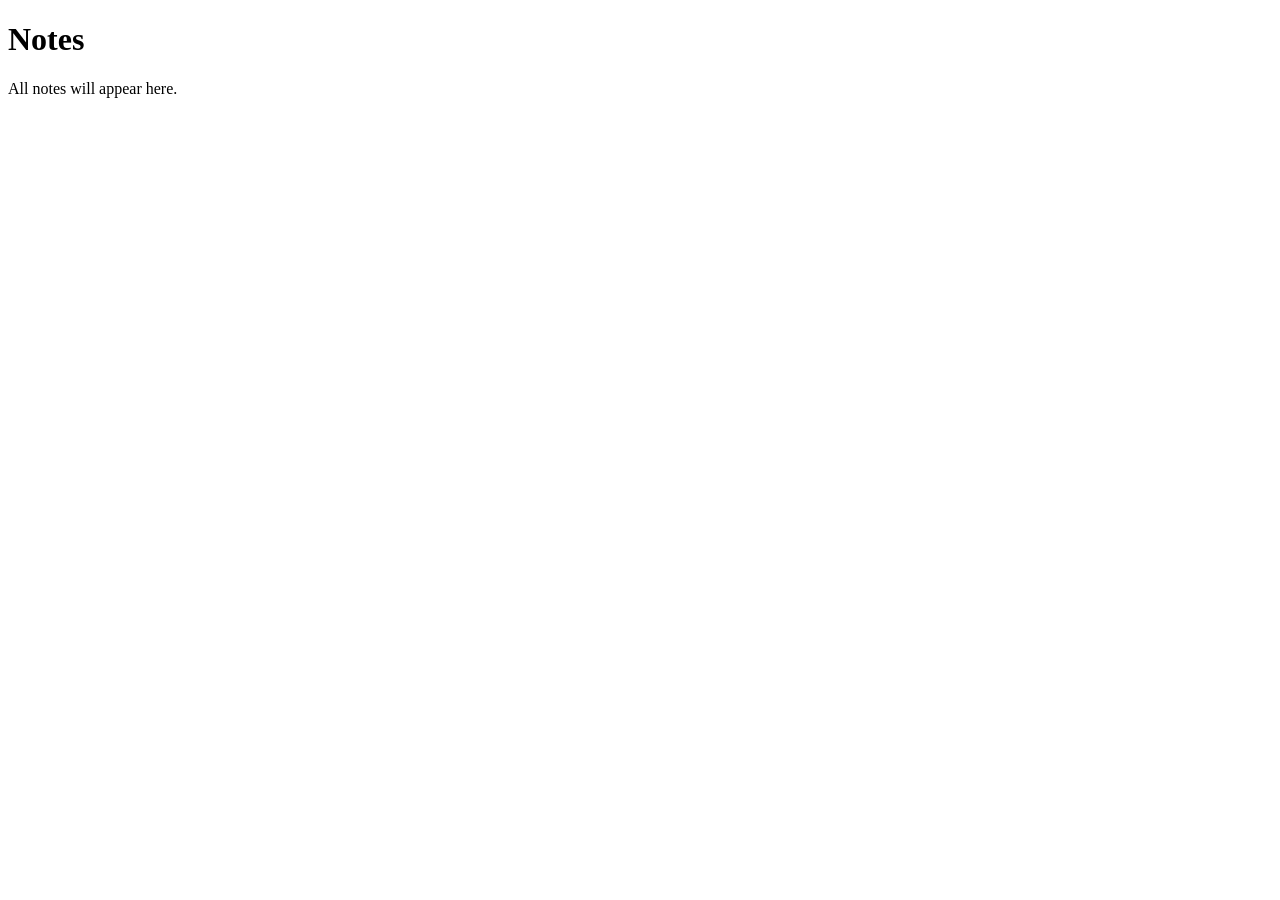
<file: Notes/index.html>
<!DOCTYPE html>
<html lang="en">
<head>
  <meta charset="UTF-8" />
  <title>My Notes</title>
  <link rel="stylesheet" href="../style.css">
</head>
<body>
  <h1>Notes</h1>
  <p>All notes will appear here.</p>
</body>
</html>
</file>
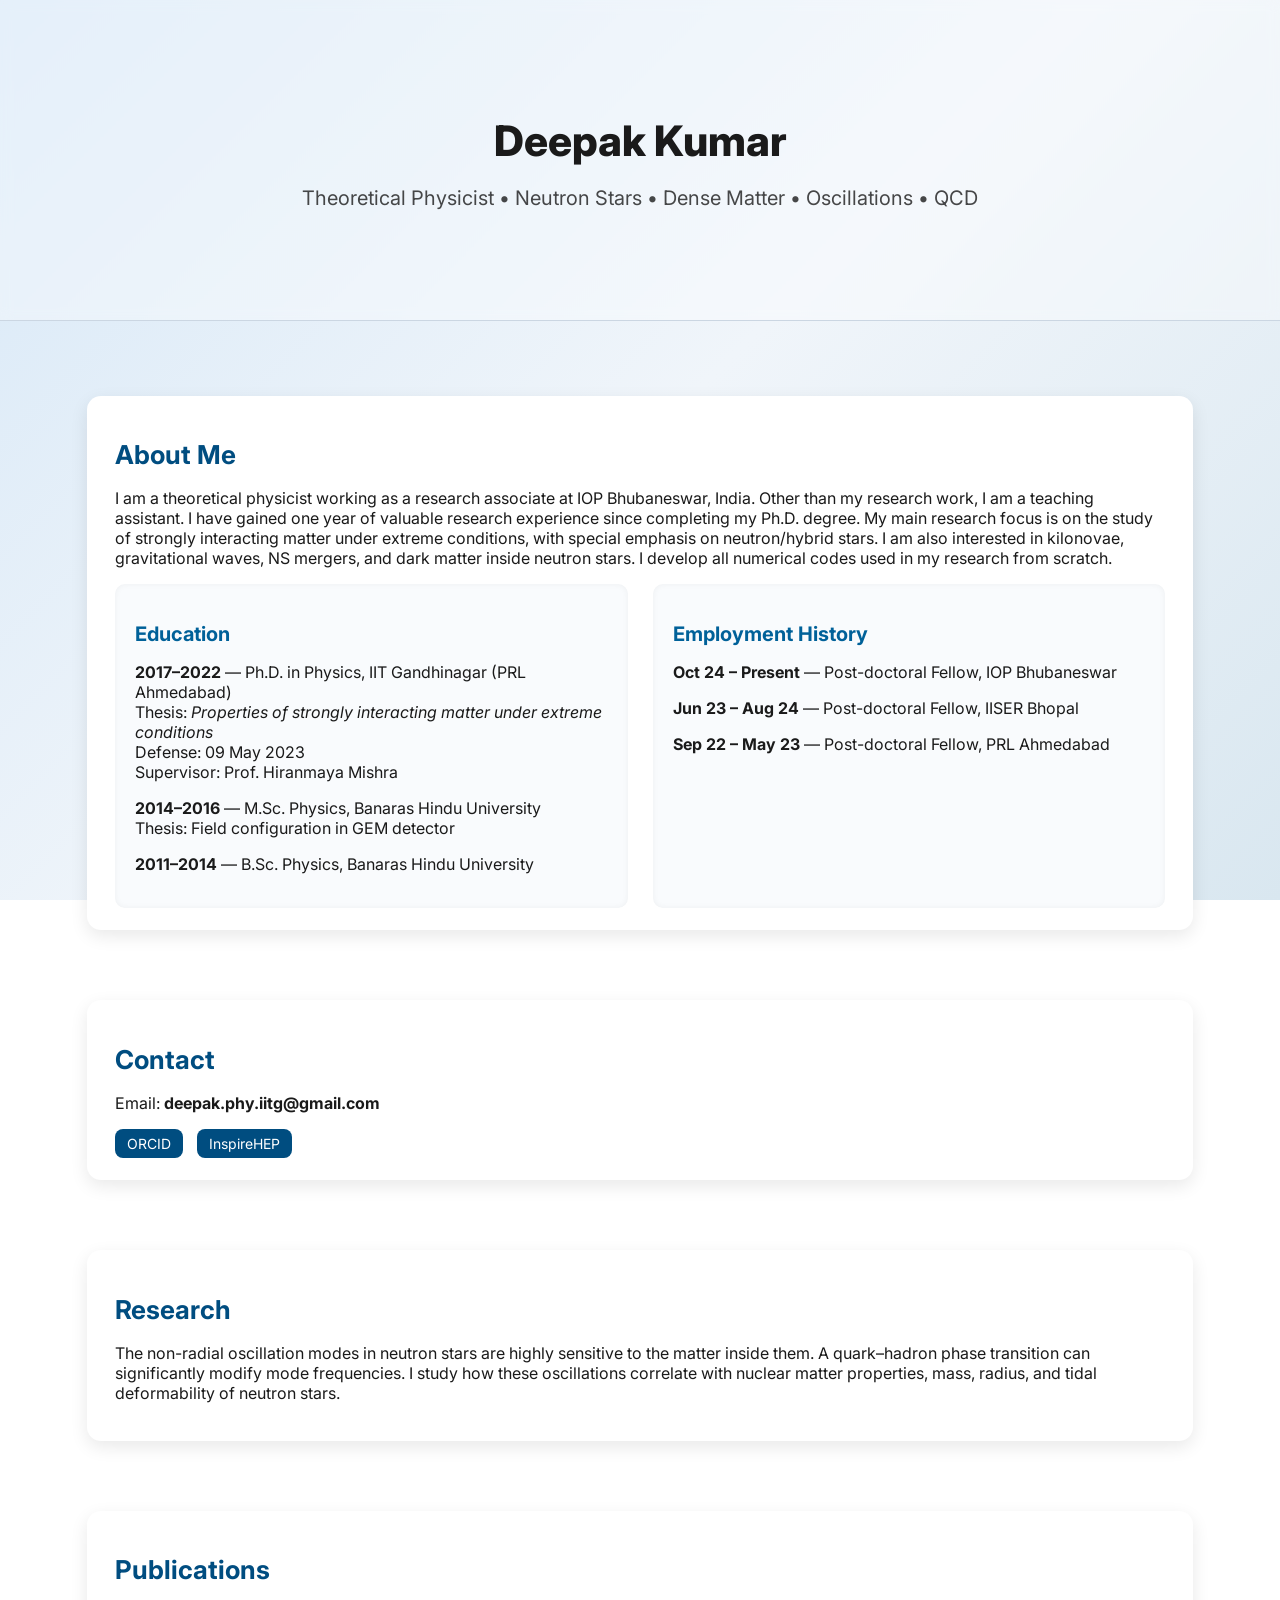
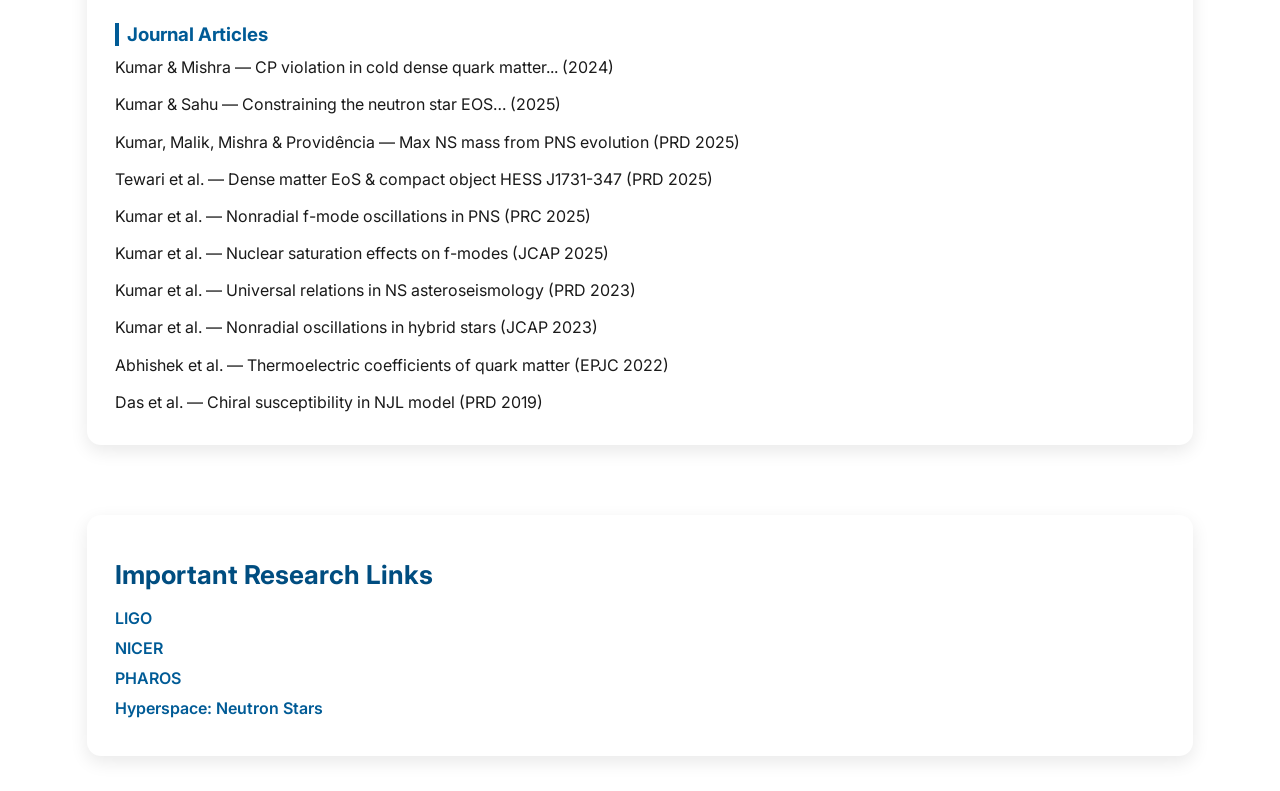
<file: index4.html>
<!DOCTYPE html>
<html lang="en">
<head>
<meta charset="UTF-8" />
<meta name="viewport" content="width=device-width, initial-scale=1.0" />
<title>Deepak Kumar – Research Webpage</title>

<!-- Google Fonts -->
<link href="https://fonts.googleapis.com/css2?family=Inter:wght@300;400;600;800&display=swap" rel="stylesheet">

<style>
    body {
        font-family: "Inter", sans-serif;
        margin: 0;
        background: linear-gradient(135deg, #d7e8f7, #f0f5fa, #d9e7f0);
        background-attachment: fixed;
        color: #1a1a1a;
        scroll-behavior: smooth;
    }

    /* HERO SECTION */
    .hero {
        text-align: center;
        padding: 80px 20px 90px;
        background: rgba(255,255,255,0.35);
        backdrop-filter: blur(6px);
        border-bottom: 1px solid #cbd6e2;
        margin-bottom: 40px;
    }
    .hero h1 {
        font-size: 42px;
        font-weight: 800;
        margin-bottom: 10px;
    }
    .hero p {
        font-size: 20px;
        opacity: 0.8;
    }

    /* LAYOUT */
    .container {
        display: flex;
        flex-direction: column;
        align-items: center;
        width: 92%;
        max-width: 1050px;
        margin: auto;
    }

    /* CARDS */
    .card {
        width: 100%;
        background: white;
        border-radius: 14px;
        padding: 22px 28px;
        margin: 35px 0;
        box-shadow: 0px 6px 18px rgba(0,0,0,0.09);
        opacity: 0;
        transform: translateY(35px);
        transition: all 0.85s ease;
    }
    .card.visible {
        opacity: 1;
        transform: translateY(0);
    }
    .card h2 {
        font-size: 26px;
        margin-bottom: 18px;
        color: #004d80;
    }

    /* SPLIT SUBCARDS */
    .subcard-container {
        display: flex;
        gap: 25px;
        flex-wrap: wrap;
    }
    .subcard {
        flex: 1;
        min-width: 300px;
        background: #f9fbfd;
        padding: 18px 20px;
        border-radius: 10px;
        box-shadow: inset 0px 0px 6px rgba(0,0,0,0.05);
    }
    .subcard h3 {
        font-size: 20px;
        margin-bottom: 10px;
        color: #006199;
    }

    /* LINKS + CONTACT */
    .contact-item {
        margin: 6px 0;
    }
    .contact-links a {
        display: inline-block;
        margin-right: 10px;
        padding: 6px 12px;
        background: #004d80;
        color: white;
        text-decoration: none;
        border-radius: 8px;
        font-size: 14px;
    }

    /* PUBLICATIONS */
    .pub-scrollbox {
        max-height: 420px;
        overflow-y: auto;
        padding-right: 15px;
    }

    .pub-category {
        margin-top: 20px;
    }
    .pub-category h3 {
        margin-bottom: 10px;
        color: #005b96;
        border-left: 4px solid #005b96;
        padding-left: 8px;
    }
    .pub-item {
        margin-bottom: 14px;
        line-height: 1.45;
    }

    /* IMPORTANT LINKS */
    .important-links ul {
        list-style: none;
        padding: 0;
    }
    .important-links li {
        margin-bottom: 10px;
    }
    .important-links a {
        color: #005b96;
        font-weight: 600;
        text-decoration: none;
    }
</style>
</head>

<body>

<!-- HERO -->
<section class="hero">
    <h1>Deepak Kumar</h1>
    <p>Theoretical Physicist • Neutron Stars • Dense Matter • Oscillations • QCD</p>
</section>

<div class="container">

<!-- ABOUT ME -->
<div class="card">
    <h2>About Me</h2>
    <p>
        I am a theoretical physicist working as a research associate at IOP Bhubaneswar, India.  
        Other than my research work, I am a teaching assistant. I have gained one year of valuable  
        research experience since completing my Ph.D. degree.  
        My main research focus is on the study of strongly interacting matter under extreme conditions,  
        with special emphasis on neutron/hybrid stars. I am also interested in kilonovae, gravitational  
        waves, NS mergers, and dark matter inside neutron stars.  
        I develop all numerical codes used in my research from scratch.
    </p>

    <div class="subcard-container">
        <!-- EDUCATION -->
        <div class="subcard">
            <h3>Education</h3>
            <p><b>2017–2022</b> — Ph.D. in Physics, IIT Gandhinagar (PRL Ahmedabad)<br/>
               Thesis: <i>Properties of strongly interacting matter under extreme conditions</i><br/>
               Defense: 09 May 2023<br/>
               Supervisor: Prof. Hiranmaya Mishra  
            </p>
            <p><b>2014–2016</b> — M.Sc. Physics, Banaras Hindu University  
            <br/>Thesis: Field configuration in GEM detector</p>
            <p><b>2011–2014</b> — B.Sc. Physics, Banaras Hindu University</p>
        </div>

        <!-- EMPLOYMENT -->
        <div class="subcard">
            <h3>Employment History</h3>
            <p><b>Oct 24 – Present</b> — Post-doctoral Fellow, IOP Bhubaneswar</p>
            <p><b>Jun 23 – Aug 24</b> — Post-doctoral Fellow, IISER Bhopal</p>
            <p><b>Sep 22 – May 23</b> — Post-doctoral Fellow, PRL Ahmedabad</p>
        </div>
    </div>
</div>

<!-- CONTACT -->
<div class="card">
    <h2>Contact</h2>
    <p>Email: <b>deepak.phy.iitg@gmail.com</b></p>

    <div class="contact-links">
        <a href="https://orcid.org" target="_blank">ORCID</a>
        <a href="https://inspirehep.net" target="_blank">InspireHEP</a>
    </div>
</div>

<!-- RESEARCH -->
<div class="card">
    <h2>Research</h2>
    <p>
        The non-radial oscillation modes in neutron stars are highly sensitive to the matter 
        inside them. A quark–hadron phase transition can significantly modify mode frequencies.  
        I study how these oscillations correlate with nuclear matter properties, mass, radius, 
        and tidal deformability of neutron stars.
    </p>
</div>

<!-- PUBLICATIONS -->
<div class="card">
    <h2>Publications</h2>
    <div class="pub-scrollbox">

        <!-- JOURNAL ARTICLES -->
        <div class="pub-category">
            <h3>Journal Articles</h3>

            <div class="pub-item">Kumar & Mishra — CP violation in cold dense quark matter... (2024)</div>
            <div class="pub-item">Kumar & Sahu — Constraining the neutron star EOS… (2025)</div>
            <div class="pub-item">Kumar, Malik, Mishra & Providência — Max NS mass from PNS evolution (PRD 2025)</div>
            <div class="pub-item">Tewari et al. — Dense matter EoS & compact object HESS J1731-347 (PRD 2025)</div>
            <div class="pub-item">Kumar et al. — Nonradial f-mode oscillations in PNS (PRC 2025)</div>
            <div class="pub-item">Kumar et al. — Nuclear saturation effects on f-modes (JCAP 2025)</div>
            <div class="pub-item">Kumar et al. — Universal relations in NS asteroseismology (PRD 2023)</div>
            <div class="pub-item">Kumar et al. — Nonradial oscillations in hybrid stars (JCAP 2023)</div>
            <div class="pub-item">Abhishek et al. — Thermoelectric coefficients of quark matter (EPJC 2022)</div>
            <div class="pub-item">Das et al. — Chiral susceptibility in NJL model (PRD 2019)</div>
        </div>

        <!-- PROCEEDINGS -->
        <div class="pub-category">
            <h3>Conference Proceedings</h3>

            <div class="pub-item">Kumar et al. — Quark Matter in Neutron Stars & Oscillations (Springer 2024)</div>
            <div class="pub-item">Jaiswal et al. — Dynamics of QCD matter (IJMPE 2021)</div>
            <div class="pub-item">Kumar & Sahu — EOS with vector couplings (DAE-BRNS 2024)</div>
            <div class="pub-item">Kumar & Mishra — Axion effects on NR oscillations (DAE-BRNS 2024)</div>
            <div class="pub-item">Kumar & Mishra — Axion effects (ATHIC 2025)</div>
        </div>

        <!-- PREPRINTS -->
        <div class="pub-category">
            <h3>Preprints</h3>

            <div class="pub-item">Das, Kumar, Malik, Mishra — NS asteroseismology with dark matter</div>
            <div class="pub-item">Kumar, Verma, Mishra, Mallick — Shock waves in PNS</div>
            <div class="pub-item">Kumar & Mishra — NJL model parameters from astrophysics</div>
            <div class="pub-item">Karan, Kumar, Mallick — NR oscillations with DM core</div>
            <div class="pub-item">Kumar & Sahu — Study of supernovae</div>
        </div>

    </div>
</div>

<!-- IMPORTANT LINKS -->
<div class="card important-links">
    <h2>Important Research Links</h2>
    <ul>
        <li><a href="https://www.ligo.org" target="_blank">LIGO</a></li>
        <li><a href="https://heasarc.gsfc.nasa.gov/docs/nicer/" target="_blank">NICER</a></li>
        <li><a href="https://pharos.nucleartheory.eu" target="_blank">PHAROS</a></li>
        <li><a href="https://hyperspace.uni-frankfurt.de/tag/neutron-stars/" target="_blank">Hyperspace: Neutron Stars</a></li>
    </ul>
</div>

</div>

<script>
    /* SCROLL REVEAL EFFECT */
    const cards = document.querySelectorAll(".card");

    function reveal() {
        const trigger = window.innerHeight * 0.88;

        cards.forEach(card => {
            const top = card.getBoundingClientRect().top;
            if (top < trigger) card.classList.add("visible");
        });
    }

    window.addEventListener("scroll", reveal);
    reveal();
</script>

</body>
</html>
</file>
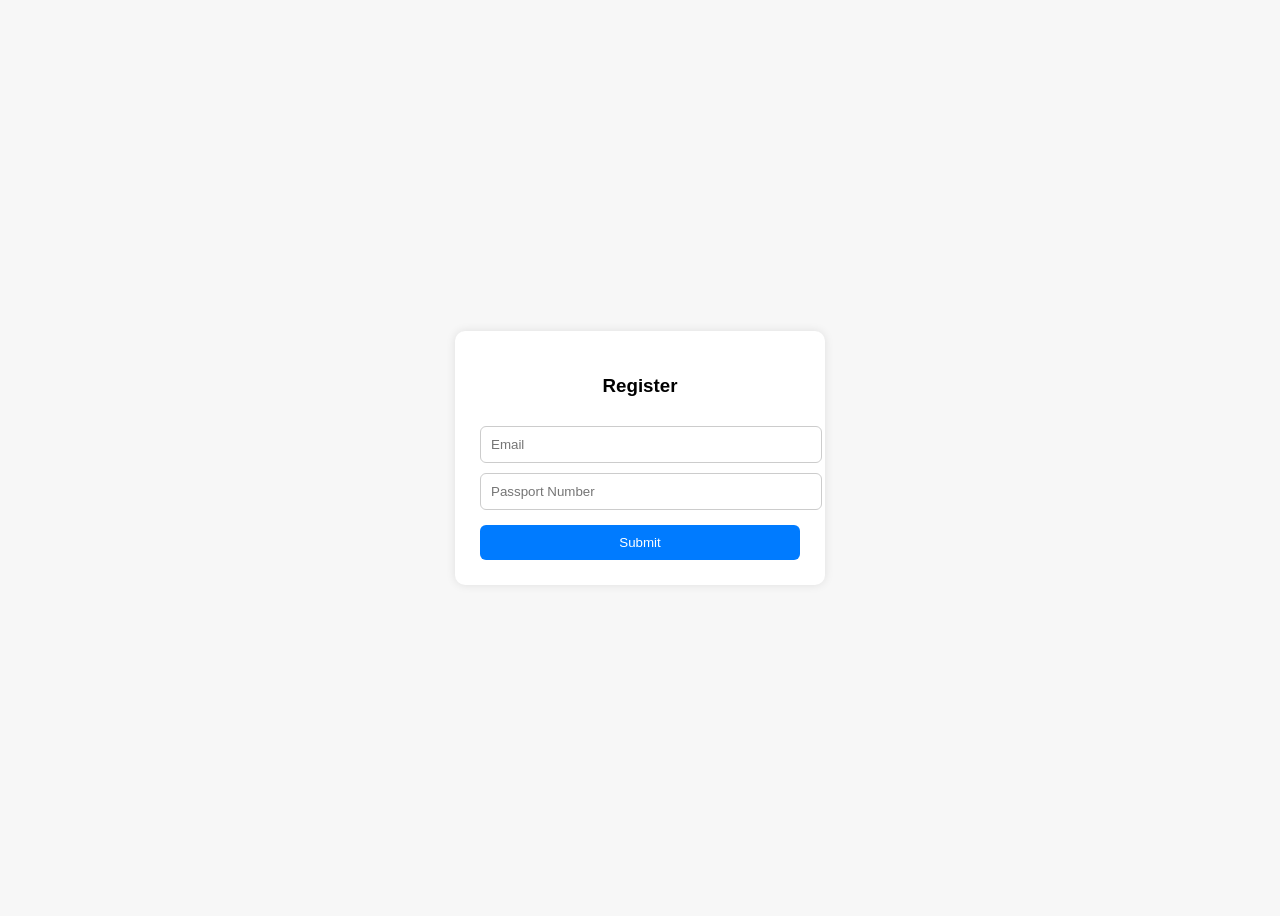
<file: news.html>
<!DOCTYPE html>
<html lang="en">
<head>
<meta charset="UTF-8" />
<meta name="viewport" content="width=device-width, initial-scale=1.0" />
<title>Minimal Registration</title>

<style>
  body {
    font-family: Arial, sans-serif;
    background: #f7f7f7;
    display: flex;
    justify-content: center;
    align-items: center;
    height: 100vh;
  }
  .box {
    background: #fff;
    padding: 25px;
    border-radius: 10px;
    width: 320px;
    box-shadow: 0 0 10px rgba(0,0,0,0.1);
  }
  input {
    width: 100%;
    padding: 10px;
    margin-top: 10px;
    border-radius: 6px;
    border: 1px solid #ccc;
  }
  button {
    width: 100%;
    padding: 10px;
    margin-top: 15px;
    background: #007bff;
    color: white;
    border: none;
    border-radius: 6px;
    cursor: pointer;
  }
  button:hover {
    background: #005ec2;
  }
</style>

<script>
  function verifyForm(event) {
    event.preventDefault();

    const email = document.getElementById("email").value;
    const passport = document.getElementById("passport").value;

    const emailPattern = /^[^\s@]+@[^\s@]+\.[^\s@]+$/;
    const passportPattern = /^[A-Za-z0-9]{6,15}$/; 

    if (!emailPattern.test(email)) {
      alert("Invalid email format!");
      return;
    }

    if (!passportPattern.test(passport)) {
      alert("Invalid passport number! Use 6–15 letters/numbers.");
      return;
    }

    alert("Registration successful!");
  }
</script>

</head>
<body>

<div class="box">
  <h3 style="text-align:center;">Register</h3>

  <form onsubmit="verifyForm(event)">
    <input type="email" id="email" placeholder="Email" required>
    <input type="text" id="passport" placeholder="Passport Number" required>

    <button type="submit">Submit</button>
  </form>
</div>

</body>
</html>
</file>
<file: style.css>
/* Global cards */
.card {
  background: white;
  border-radius: 12px;
  padding: 1rem;
  margin: 1rem auto;
  width: 94%;
  max-width: 1180px;
  box-shadow: 0 6px 18px rgba(0,0,0,0.08);
}

/* Buttons */
.btn-primary {
  background: #1f6f3b;
  color: white;
  padding: .5rem .9rem;
  border-radius: 10px;
}

.btn-ghost {
  background: transparent;
  border: 1px solid rgba(0,0,0,0.06);
  padding: .45rem .8rem;
  border-radius: 10px;
}

.small-muted {
  font-size: 0.9rem;
  color: #6b7280;
}

/* News block */
#news time {
  font-size: 0.8rem;
  color: #6b7280;
  display: block;
}

/* Tabs */
.tab-buttons button.active {
  background: #2563eb;
  color: white;
}
</file>
